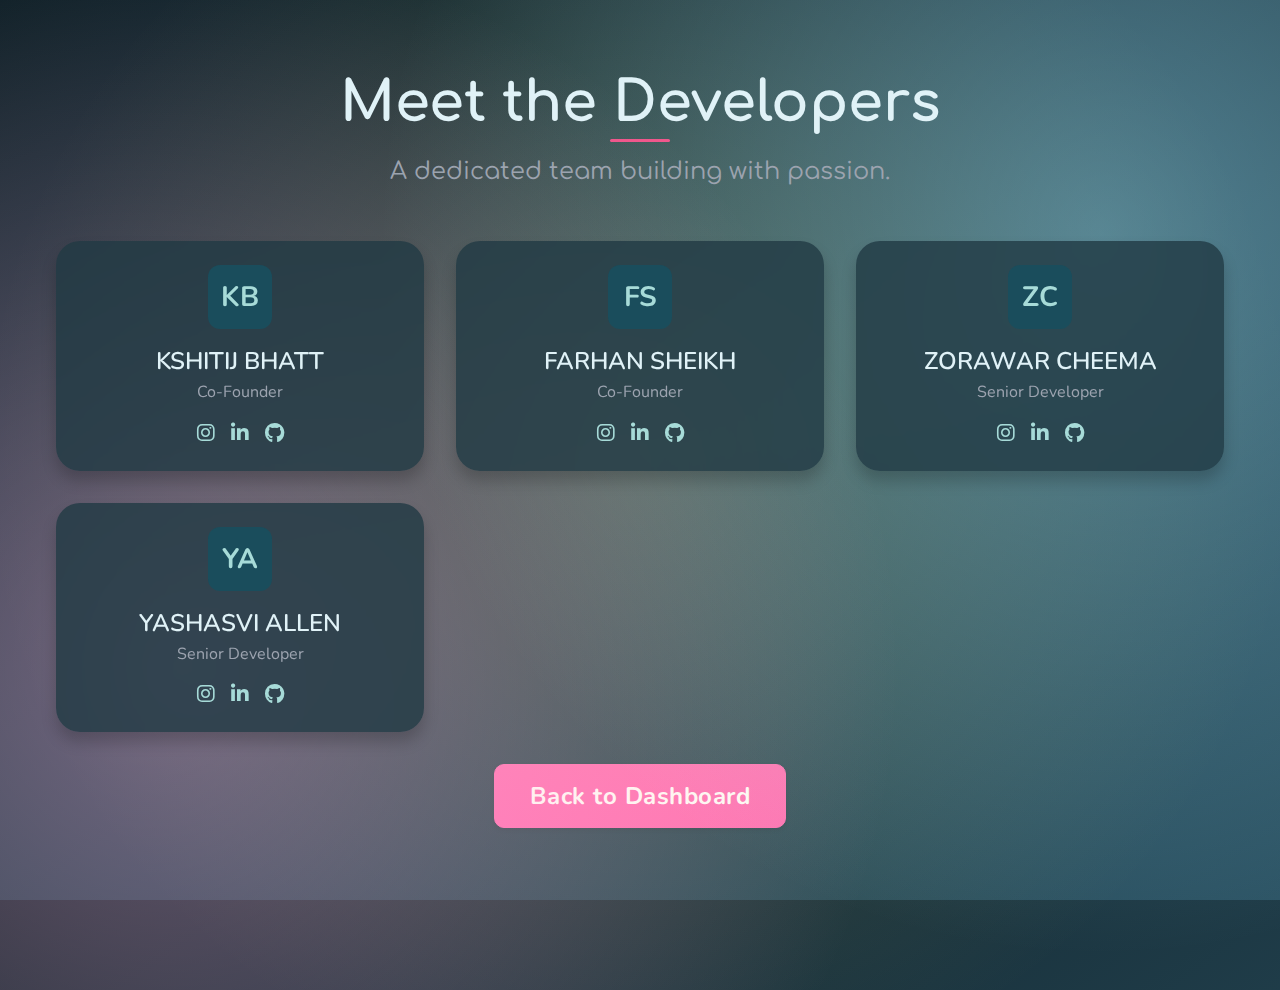
<file: Aboutus.html>
<!DOCTYPE html>
<html lang="en">
<head>
    <meta charset="UTF-8">
    <meta name="viewport" content="width=device-width, initial-scale=1.0">
    <title>StraitUp - About Us</title>
    <link rel="stylesheet" href="style.css">
    <!-- Font Awesome for social icons -->
    <link rel="stylesheet" href="https://cdnjs.cloudflare.com/ajax/libs/font-awesome/6.0.0-beta3/css/all.min.css">
    <link rel="icon" href="data:image/svg+xml,%3Csvg xmlns='http://www.w3.org/2000/svg' viewBox='0 0 24 24' fill='%2300BFFF'%3E%3Cpath d='M12 2a10 10 0 100 20 10 10 0 000-20zm-1 14H9v-2h2v2zm0-4H9V7h2v5zm6 4h-2v-6h2v6zm0-8h-2V7h2v2z'/%3E%3C/svg%3E" type="image/svg+xml">
</head>
<body class="about-us-body">
    <div class="team-section">
        <h1>Meet the Developers</h1>
        <p class="tagline">A dedicated team building with passion.</p>

        <div class="team-grid">
            <!-- Kshitij Bhatt -->
            <div class="team-card">
                <div class="initials-box">KB</div>
                <h2>KSHITIJ BHATT</h2>
                <p class="role">Co-Founder</p>
                <div class="social-icons-group">
                    <a href="#" class="social-icon"><i class="fab fa-instagram"></i></a>
                    <a href="#" class="social-icon"><i class="fab fa-linkedin-in"></i></a>
                    <a href="#" class="social-icon"><i class="fab fa-github"></i></a>
                </div>
            </div>

            <!-- Farhan Sheikh -->
            <div class="team-card">
                <div class="initials-box">FS</div>
                <h2>FARHAN SHEIKH</h2>
                <p class="role">Co-Founder</p>
                <div class="social-icons-group">
                    <a href="#" class="social-icon"><i class="fab fa-instagram"></i></a>
                    <a href="#" class="social-icon"><i class="fab fa-linkedin-in"></i></a>
                    <a href="#" class="social-icon"><i class="fab fa-github"></i></a>
                </div>
            </div>

            <!-- Zorawar Cheema -->
            <div class="team-card">
                <div class="initials-box">ZC</div>
                <h2>ZORAWAR CHEEMA</h2>
                <p class="role">Senior Developer</p>
                <div class="social-icons-group">
                    <a href="#" class="social-icon"><i class="fab fa-instagram"></i></a>
                    <a href="#" class="social-icon"><i class="fab fa-linkedin-in"></i></a>
                    <a href="#" class="social-icon"><i class="fab fa-github"></i></a>
                </div>
            </div>

            <!-- Yashasvi Allen -->
            <div class="team-card">
                <div class="initials-box">YA</div>
                <h2>YASHASVI ALLEN</h2>
                <p class="role">Senior Developer</p>
                <div class="social-icons-group">
                    <a href="#" class="social-icon"><i class="fab fa-instagram"></i></a>
                    <a href="#" class="social-icon"><i class="fab fa-linkedin-in"></i></a>
                    <a href="#" class="social-icon"><i class="fab fa-github"></i></a>
                </div>
            </div>
        </div>

        <div class="button-group">
            <a href="dashboard.html" class="btn btn-primary">Back to Dashboard</a>
        </div>
    </div>
</body>
</html>
</file>
<file: style.css>
@import url('https://fonts.googleapis.com/css2?family=Comfortaa:wght@400;700&family=Nunito:wght@400;600;700&display=swap');
@import url('https://fonts.googleapis.com/css2?family=Inter:wght@400;600;700&display=swap'); /* Added Inter for About Us */

/* --- CSS Variables: Color Palette & Global Settings --- */
:root {
    /* -- Light Mode Colors (default) -- */
    --bg-gradient-start: #A0E9FF; /* Light Blue */
    --bg-gradient-end: #FFB3E1; /* Bubblegum Pink */

    --text-primary-dark: #333333;
    --text-secondary-light: #FFFFFF;
    --text-muted: #666;

    --button-primary-bg: #FF69B4; /* Hot Pink */
    --button-primary-text: var(--text-secondary-light);

    --button-secondary-bg-transparent: rgba(255, 255, 255, 0.2);
    --button-secondary-text: var(--text-primary-dark);

    /* Form Element Colors (specific to register/login pages) */
    --form-bg-color: #FFFFFF; /* White background for forms/modals */
    --form-border-color: #ddd;
    --form-label-color: #555;
    --form-placeholder-color: #aaa;
    --input-bg-transparent: #FFFFFF; /* Default for light mode inputs */

    /* Dashboard Specific Colors (used for dashboard page elements) */
    --color-building-cream: #F7E5CF; /* Cream for dashboard cards/background if changed */
    --color-muted-orange: #F0BD8E; /* Muted orange for dashboard section titles */
    --color-accent-pink: #F0578C; /* Pink for dashboard highlights/underline */

    /* Focus and Glow Effects */
    --focus-glow-color: rgba(255, 105, 180, 0.5);
    --glow-color-soft: rgba(255, 105, 180, 0.2);
    --glow-color-strong: rgba(255, 105, 180, 0.6);
    --box-shadow-subtle: rgba(0,0,0,0.1);

    /* Global Transitions & Shapes */
    --transition-duration: 0.3s;
    --border-radius-soft: 10px;
    --border-radius-form-inputs: 6px;

    /* About Us Page Specific Colors */
    --about-us-bg-gradient-start: #0F2027; /* Dark green/teal gradient start */
    --about-us-bg-gradient-end: #2C5364; /* Dark green/teal gradient end */
    --about-us-card-bg: rgba(32, 58, 67, 0.8);
    --about-us-initials-bg: #1A4D5C;
    --about-us-initials-text: #A7DBD8;
    --about-us-social-icon: #A7DBD8;
    --about-us-text-light: #E0F2F7;
    --about-us-text-muted: #9CA3AF; /* gray-400 equivalent */

    /* Progress Bar Color */
    --progress-bar-bg: #e0e0e0;
    --progress-bar-fill: var(--button-primary-bg);
}

/* --- DARK MODE DEFINITIONS --- */
body.dark-mode {
    /* Backgrounds */
    --bg-gradient-start: #1A0D30;
    --bg-gradient-end: #0A0414;
    background: linear-gradient(135deg, var(--bg-gradient-start) 0%, var(--bg-gradient-end) 100%) !important;
    background-size: cover;

    /* Text */
    --text-primary-dark: #E0E0E0;
    --text-secondary-light: #333333;
    --text-muted: #A0A0A0;

    /* Buttons */
    --button-primary-bg: #FF69B4;
    --button-primary-text: #222;

    --button-secondary-bg-transparent: rgba(255, 255, 255, 0.08);
    --button-secondary-text: var(--text-primary-dark);

    /* Forms/Modals */
    --form-bg-color: #281A3F;
    --form-border-color: rgba(255,255,255,0.1);
    --form-label-color: #B0B0B0;
    --form-placeholder-color: #888;
    --input-bg-transparent: rgba(255, 255, 255, 0.05);

    /* Dashboard & Activity Page Specific Overrides */
    --color-building-cream: #3A2E4F; /* Darker cream/purple for dark mode cards */
    --color-muted-orange: #E0AE70;
    --color-accent-pink: #FF69B4;

    /* Glows/Shadows for dark mode */
    --box-shadow-subtle: rgba(0,0,0,0.4);
    --glow-color-soft: rgba(255, 105, 180, 0.3);
    --glow-color-strong: rgba(255, 105, 180, 0.7);
    --focus-glow-color: rgba(255, 105, 180, 0.7);

    /* About Us Page Specific Dark Mode Overrides */
    --about-us-card-bg: rgba(40, 26, 63, 0.8); /* Darker purple-ish for cards */
    --about-us-initials-bg: #281A3F;
    --about-us-initials-text: #E0E0E0;
    --about-us-social-icon: #E0E0E0;
    --about-us-text-light: #F0F0F0;
    --about-us-text-muted: #A0A0A0;

    /* Progress Bar Color */
    --progress-bar-bg: rgba(255,255,255,0.1);
    --progress-bar-fill: var(--button-primary-bg);
}

/* --- Base Styles --- */
* {
    margin: 0;
    padding: 0;
    box-sizing: border-box; /* Ensure consistent box model */
    font-family: 'Nunito', sans-serif;
}

html, body {
    height: 100%;
}

body {
    background: url('Untitled design.jpg') no-repeat center center fixed; /* Assuming this image exists */
    background-size: cover;
    color: var(--text-primary-dark);
    min-height: 100vh;
    display: flex;
    flex-direction: column;
    justify-content: center;
    align-items: center;
    overflow-x: hidden;
    position: relative;
    margin: 0;
    padding: 0;
    transition: background-color var(--transition-duration) ease, color var(--transition-duration) ease;
}

/* Adjustment for body background image in dark mode */
body.dark-mode {
    background-image: none !important;
    background-color: var(--bg-gradient-end) !important;
}

/* Optional: Subtle background pattern for depth (primarily for homepage, but present globally) */
body::before {
    content: '';
    position: absolute;
    width: 120vw;
    height: 120vh;
    background: radial-gradient(circle at 20% 70%, rgba(255,179,225,0.4) 0%, transparent 50%),
                        radial-gradient(circle at 80% 30%, rgba(160,233,255,0.4) 0%, transparent 50%),
                        radial-gradient(circle at 50% 50%, rgba(255,242,127,0.2) 0%, transparent 70%);
    top: -10%;
    left: -10%;
    animation: backgroundMove 25s infinite alternate ease-in-out;
    z-index: 0;
    pointer-events: none;
}
/* Adjust body::before for dark mode (if it's intended to stay) */
body.dark-mode::before {
    background: radial-gradient(circle at 20% 70%, rgba(138,43,226,0.3) 0%, transparent 50%),
                        radial-gradient(circle at 80% 30%, rgba(0,255,255,0.3) 0%, transparent 50%),
                        radial-gradient(circle at 50% 50%, rgba(255,215,0,0.1) 0%, transparent 70%);
}

@keyframes backgroundMove {
    0% { transform: translate(0, 0) rotate(0deg); }
    100% { transform: translate(-5%, -5%) rotate(3deg); }
}

/* --- General Button Styles --- */
.btn {
    padding: 0.8rem 1.2rem;
    border: none;
    border-radius: var(--border-radius-soft);
    cursor: pointer;
    font-weight: 600;
    text-decoration: none;
    white-space: nowrap;
    transition: all var(--transition-duration) ease-out;
    font-size: 1rem;
    box-shadow: 0 2px 5px var(--box-shadow-subtle);
}

.btn:hover {
    transform: translateY(-2px);
}

/* --- Primary Button Specific Styles --- */
.btn-primary {
    background: var(--button-primary-bg);
    color: var(--button-primary-text);
    font-size: 1.5rem;
    padding: 15px 35px;
    letter-spacing: 0.5px;
    border: 1px solid var(--button-primary-bg);
    font-weight: 700;
    transition: all var(--transition-duration) ease-out, box-shadow var(--transition-duration) ease-out;
}

.btn-primary:hover {
    background: #E04D80;
    transform: translateY(-4px);
    box-shadow: 0 8px 20px var(--glow-color-strong), 0 0 15px var(--glow-color-strong);
    border-color: #FFFFFF;
}

/* --- Secondary Button Specific Styles --- */
.btn-secondary {
    background-color: rgba(255, 255, 255, 0.2);
    color: var(--button-secondary-text);
    border: 1px solid rgba(0, 0, 0, 0.1); /* Light mode border */
    transition: all var(--transition-duration) ease-out, box-shadow var(--transition-duration) ease-out;
}
body.dark-mode .btn-secondary {
    border: 1px solid var(--form-border-color); /* Dark mode border for secondary buttons */
    background-color: var(--button-secondary-bg-transparent); /* Use variable for dark mode secondary button bg */
}
body.dark-mode .btn-secondary:hover {
    background-color: rgba(255, 255, 255, 0.15); /* Slightly brighter transparent */
    border-color: rgba(255,255,255,0.3);
}

.btn-secondary:hover {
    background-color: rgba(255, 255, 255, 0.4);
    border-color: rgba(0, 0, 0, 0.2);
    transform: translateY(-1px) scale(1.01);
    box-shadow: 0 4px 10px rgba(0,0,0,0.15), 0 0 8px var(--glow-color-soft);
}

/* --- Small button specific styles --- */
.btn-small {
    font-size: 0.9rem;
    padding: 0.6rem 1.2rem;
    margin-top: 0.5rem;
    border-radius: var(--border-radius-form-inputs);
}

/* === HOMEPAGE SPECIFIC STYLES (index.html) === */
.hero {
    flex-grow: 1;
    display: flex;
    justify-content: center;
    align-items: center;
    text-align: center;
    width: 100%;
    padding: 2rem 5%;
    position: relative;
    z-index: 5;
    flex-direction: column;
    margin: auto;
}

.main-content {
    display: flex;
    flex-direction: column;
    align-items: center;
    gap: 30px;
    opacity: 0;
    transform: translateY(20px);
    transition: all var(--transition-duration) ease-out;
}

.main-content.fade-in {
    opacity: 1;
    transform: translateY(0);
    transition: opacity 1s ease-out, transform 1s ease-out;
}

.hero-illustration {
    max-width: 350px;
    width: 80%;
    height: auto;
    margin-bottom: 30px;
    border-radius: var(--border-radius-soft);
    box-shadow: 0 5px 15px var(--box-shadow-subtle);
    transition: all var(--transition-duration) ease-out;
}
/* Adjust illustration for dark mode - often requires specific image or complex filter */
body.dark-mode .hero-illustration {
    filter: brightness(0.8) contrast(1.2) sepia(0.2) hue-rotate(20deg);
}

.hero-illustration:hover {
    transform: translateY(-5px) scale(1.02);
    box-shadow: 0 10px 25px rgba(0,0,0,0.25), 0 0 15px var(--glow-color-soft);
}

/* Style for individual letters in the main logo text */
.main-logo-text span {
    display: inline-block;
    opacity: 0; /* Start invisible */
    transform: translateY(20px); /* Start slightly below */
    transition: none; /* Crucial: no default transition on initial state */
}

/* Keyframes for initial letter animation */
@keyframes letter-slide-up-fade-in {
    0% {
        opacity: 0;
        transform: translateY(20px);
    }
    100% {
        opacity: 1;
        transform: translateY(0);
    }
}

/* Class applied by JavaScript to trigger initial letter animation */
.main-logo-text.animate-letters span {
    animation: letter-slide-up-fade-in 0.6s ease-out forwards;
}

/* Keyframes for 'G' and 'H' flying away */
@keyframes fly-away-gh {
    0% {
        opacity: 1;
        transform: translateY(0px) translateX(0px) rotate(0deg);
    }
    50% {
        opacity: 0.8;
        transform: translateY(-50px) translateX(20px) rotate(15deg);
    }
    100% {
        opacity: 0;
        transform: translateY(-200vh) translateX(50vw) rotate(90deg);
        pointer-events: none; /* Disable interaction after flying away */
    }
}

/* Keyframes for letters shifting left (the "club in" effect for 'tUp') */
@keyframes letter-shift-left {
    0% { transform: translateX(0) rotateY(0deg); } /* Start at current position */
    50% { transform: translateX(calc(-1 * 1ch)) rotateY(30deg); opacity: 0.8; } /* Halfway shift with rotation */
    100% { transform: translateX(calc(-2 * 1ch)) rotateY(0deg); } /* Final shift left by width of two characters */
}

/* Classes applied by JavaScript to trigger advanced animations */
.main-logo-text .fly-away-letter.fly-away-active {
    animation: fly-away-gh 2s ease-in-out forwards !important; /* !important ensures it overrides */
    z-index: 10;
}

.main-logo-text .shift-left-letter.shift-left-active {
    animation: letter-shift-left 0.6s cubic-bezier(0.68, -0.55, 0.265, 1.55) forwards;
    z-index: 9;
}

.main-logo-text {
    font-family: 'Comfortaa', cursive;
    font-size: clamp(60px, 10vw, 120px);
    font-weight: 700;
    color: var(--text-primary-dark);
    letter-spacing: 2px;
    text-shadow: 2px 2px 0px rgba(255, 255, 255, 0.7), 4px 4px 0px rgba(0,0,0,0.1);
    white-space: nowrap;
    line-height: 1.1;
}
/* Adjust logo text shadow for dark mode */
body.dark-mode .main-logo-text {
    text-shadow: 2px 2px 0px rgba(0, 0, 0, 0.7), 4px 4px 0px rgba(255, 255, 255, 0.2);
}

/* === REGISTER & LOGIN PAGES SPECIFIC STYLES === */
/* These styles are intended for pages like register.html and login.html */

/* Form Container Box */
.form-container {
    background: var(--form-bg-color);
    padding: 2rem;
    border-radius: var(--border-radius-soft);
    box-shadow: 0 4px 12px var(--box-shadow-subtle);
    width: 100%;
    max-width: 400px;
    box-sizing: border-box;
    z-index: 10;
    position: relative;
    transition: all var(--transition-duration) ease-out;
    margin: auto;
}

.form-container:hover {
    transform: translateY(-5px);
    box-shadow: 0 8px 20px rgba(0,0,0,0.15), 0 0 15px var(--glow-color-soft);
}
/* Adjust form container for dark mode */
body.dark-mode .form-container {
    box-shadow: 0 4px 12px var(--box-shadow-subtle);
    border: 1px solid var(--form-border-color);
}
body.dark-mode .form-container:hover {
    box-shadow: 0 8px 20px rgba(0,0,0,0.25), 0 0 15px var(--glow-color-soft);
}

.form-container h1 {
    text-align: center;
    margin-bottom: 1.5rem;
    color: var(--text-primary-dark);
}

.form-container label {
    display: block;
    margin-bottom: 0.5rem;
    font-weight: 600;
    color: var(--form-label-color);
}

.form-container input[type="text"],
.form-container input[type="email"],
.form-container input[type="password"],
.form-container input[type="file"],
.form-container input[type="number"], /* Added for age */
.form-container input[type="date"],    /* Added for DOB */
.form-container select,                /* Added for feedback type */
.form-container textarea               /* Added for hobbies/comments */
{
    width: 100%;
    padding: 0.8rem;
    margin-bottom: 1.2rem;
    border: 1px solid var(--form-border-color);
    border-radius: var(--border-radius-form-inputs);
    box-sizing: border-box;
    font-size: 1rem;
    cursor: text;
    color: var(--text-primary-dark);
    background-color: var(--input-bg-transparent);
    transition: border-color var(--transition-duration), box-shadow var(--transition-duration);
}

.form-container input::placeholder,
.form-container textarea::placeholder {
    color: var(--form-placeholder-color);
    opacity: 1;
}

/* Input focus glow */
.form-container input[type="text"]:focus,
.form-container input[type="email"]:focus,
.form-container input[type="password"]:focus,
.form-container input[type="file"]:focus,
.form-container input[type="number"]:focus,
.form-container input[type="date"]:focus,
.form-container select:focus,
.form-container textarea:focus {
    outline: none;
    border-color: var(--button-primary-bg);
    box-shadow: 0 0 0 3px var(--focus-glow-color);
}

.form-container input[type="file"] {
    padding-top: 0.5rem;
    padding-bottom: 0.5rem;
}

/* Form Footer Links (e.g., Register here, Forgot password?) */
.form-footer {
    text-align: center;
    margin-top: 1rem;
    font-size: 0.9rem;
    color: var(--text-muted);
}

.form-footer a {
    color: var(--button-primary-bg);
    text-decoration: none;
    font-weight: 600;
    transition: color 0.3s ease;
}

.form-footer a:hover {
    color: #E04D80;
    text-decoration: underline;
}

/* Style for disabled inputs (for complete register page) */
.form-container input[disabled] {
    background-color: #f0f0f0; /* Lighter background for disabled */
    color: #888;
    cursor: not-allowed;
    border-color: #e0e0e0;
}
body.dark-mode .form-container input[disabled] {
    background-color: rgba(255,255,255,0.03);
    color: #A0A0A0;
    border-color: rgba(255,255,255,0.05);
}

/* Specific styles for textarea */
.form-container textarea {
    resize: vertical; /* Allow vertical resizing */
    min-height: 100px; /* Minimum height for textarea */
}

/* --- GLOBAL MODAL STYLES --- */
.modal {
    display: none;
    position: fixed;
    z-index: 1000;
    left: 0;
    top: 0;
    width: 100%;
    height: 100%;
    overflow: auto;
    background-color: rgba(0,0,0,0.4);
    justify-content: center;
    align-items: center;
    opacity: 0;
    pointer-events: none;
    transition: opacity var(--transition-duration) ease-in-out;
}
/* Adjust modal overlay for dark mode */
body.dark-mode .modal {
    background-color: rgba(0,0,0,0.8);
}

.modal.show {
    opacity: 1;
    pointer-events: auto;
    display: flex; /* Ensure modal content is centered */
}

.modal-content {
    background: var(--form-bg-color);
    padding: 2rem;
    border-radius: var(--border-radius-soft);
    width: 90%;
    max-width: 450px;
    text-align: center;
    position: relative;
    box-shadow: 0 8px 20px rgba(0,0,0,0.2);
    transform: translateY(20px) scale(0.95);
    transition: all var(--transition-duration) cubic-bezier(0.175, 0.885, 0.32, 1.275);
    border: 1px solid rgba(0, 0, 0, 0.1);
}
/* Adjust modal content for dark mode */
body.dark-mode .modal-content {
    background: var(--form-bg-color);
    box-shadow: 0 8px 20px rgba(0,0,0,0.3);
    border: 1px solid var(--form-border-color);
}

.modal.show .modal-content {
    transform: translateY(0) scale(1);
    opacity: 1;
}

.modal-content:hover {
    transform: translateY(-5px) scale(1.01);
    box-shadow: 0 12px 25px rgba(0,0,0,0.25), 0 0 15px var(--glow-color-soft);
}
/* Adjust modal content hover for dark mode */
body.dark-mode .modal-content:hover {
    box-shadow: 0 12px 25px rgba(0,0,0,0.4), 0 0 15px var(--glow-color-soft);
}

.close-button {
    color: var(--text-primary-dark);
    position: absolute;
    top: 15px;
    right: 25px;
    font-size: 1.8rem;
    font-weight: 600;
    cursor: pointer;
    transition: color 0.2s ease, transform 0.2s ease-out;
}

.close-button:hover,
.close-button:focus {
    color: var(--button-primary-bg);
    transform: rotate(90deg) scale(1.05);
}

.modal-content h2 {
    margin-bottom: 1rem;
    font-size: 2rem;
    color: var(--button-primary-bg);
    font-weight: 700;
}

.modal-content p {
    margin-bottom: 1.5rem;
    font-size: 1.1rem;
    line-height: 1.4;
    color: var(--text-muted);
}

.modal-ok-btn {
    font-size: 1.2rem;
    padding: 12px 25px;
}

/* --- Sidebar Specific Styles --- */
.sidebar-toggle-button {
    position: fixed;
    top: 20px;
    left: 20px;
    z-index: 999;
    background-color: rgba(255, 255, 255, 0.6);
    border-radius: 50%;
    width: 45px;
    height: 45px;
    display: flex;
    justify-content: center;
    align-items: center;
    font-size: 1.5rem;
    padding: 0;
    box-shadow: 0 2px 5px var(--box-shadow-subtle);
    border: 1px solid rgba(0,0,0,0.1);
    color: var(--text-primary-dark);
    cursor: pointer;
    transition: all var(--transition-duration) ease-out;
}

.sidebar-toggle-button:hover {
    transform: translateY(-2px) scale(1.05);
    box-shadow: 0 4px 10px rgba(0,0,0,0.15), 0 0 8px var(--glow-color-soft);
}

body.dark-mode .sidebar-toggle-button {
    background-color: rgba(0, 0, 0, 0.4);
    color: var(--text-primary-dark);
    border-color: rgba(255,255,255,0.1);
}
body.dark-mode .sidebar-toggle-button:hover {
    background-color: rgba(0, 0, 0, 0.6);
    box-shadow: 0 4px 10px rgba(0,0,0,0.3), 0 0 8px var(--glow-color-soft);
}

.sidebar-overlay { /* New overlay for when sidebar is open */
    position: fixed;
    top: 0;
    left: 0;
    width: 100%;
    height: 100%;
    background-color: rgba(0, 0, 0, 0.5);
    z-index: 1000;
    display: none; /* Hidden by default */
}
body.sidebar-open .sidebar-overlay {
    display: block; /* Shown when sidebar is open */
}

.sidebar {
    position: fixed;
    top: 0;
    left: -280px; /* Hidden by default */
    width: 280px;
    height: 100%;
    background: var(--form-bg-color); /* Matches form background */
    box-shadow: 2px 0 10px rgba(0,0,0,0.2);
    z-index: 1001; /* Above main content, below modal */
    transition: left var(--transition-duration) ease-in-out;
    display: flex;
    flex-direction: column;
    padding: 1.5rem 1rem;
    overflow-y: auto; /* Enable scrolling for long content */
    border-right: 1px solid var(--form-border-color);
}

.sidebar.open {
    left: 0;
}

body.dark-mode .sidebar {
    background: var(--form-bg-color);
    box-shadow: 2px 0 10px rgba(0,0,0,0.4);
    border-color: var(--form-border-color);
}

.main-content-wrapper {
    transition: margin-left var(--transition-duration) ease-in-out;
    width: 100%;
    flex-grow: 1;
    display: flex;
    flex-direction: column; /* Ensure content stacks properly */
    align-items: center;
    padding: 20px; /* Existing padding */
    min-height: 100vh; /* Ensure it takes full height */
}

body.sidebar-open .main-content-wrapper {
    margin-left: 280px; /* Shift content when sidebar is open */
}

/* Close sidebar button */
.close-sidebar-button {
    background: none;
    border: none;
    font-size: 2rem;
    color: var(--text-primary-dark);
    cursor: pointer;
    position: absolute;
    top: 10px;
    right: 15px;
    transition: color 0.2s ease, transform 0.2s ease-out;
}

.close-sidebar-button:hover {
    color: var(--button-primary-bg);
    transform: rotate(90deg) scale(1.1);
}

/* Profile Completion Card in Sidebar */
.profile-completion-card {
    background: var(--color-building-cream); /* Light background for the card */
    border-radius: var(--border-radius-soft);
    padding: 1rem;
    margin-bottom: 1.5rem;
    box-shadow: 0 2px 8px rgba(0,0,0,0.1);
    text-align: center;
    transition: all var(--transition-duration) ease-out;
    border: 1px solid rgba(0,0,0,0.05);
}

body.dark-mode .profile-completion-card {
    background: var(--color-building-cream);
    border: 1px solid rgba(255,255,255,0.08);
}

.profile-completion-card:hover {
    transform: translateY(-3px);
    box-shadow: 0 5px 15px rgba(0,0,0,0.15), 0 0 10px var(--glow-color-soft);
}

.profile-completion-card .profile-link {
    text-decoration: none;
    color: inherit;
    display: block; /* Make the whole card clickable */
}

.profile-image-container {
    width: 80px;
    height: 80px;
    border-radius: 50%;
    overflow: hidden;
    margin: 0 auto 0.8rem;
    border: 3px solid var(--button-primary-bg); /* Accent border */
    box-shadow: 0 0 0 2px rgba(255,105,180,0.3);
    transition: transform 0.2s ease-in-out;
}

.profile-completion-card:hover .profile-image-container {
    transform: scale(1.05);
}

.profile-image {
    width: 100%;
    height: 100%;
    object-fit: cover;
    display: block;
}

.profile-info .profile-name {
    font-weight: 700;
    color: var(--text-primary-dark);
    margin-bottom: 0.3rem;
    font-size: 1.1rem;
}

.profile-info .completion-status {
    font-size: 0.9rem;
    color: var(--text-muted);
    margin-bottom: 0.5rem;
}

.progress-bar-container {
    background-color: var(--progress-bar-bg);
    border-radius: 5px;
    height: 8px;
    width: 80%;
    margin: 0 auto;
    overflow: hidden;
}

.progress-bar {
    height: 100%;
    background-color: var(--progress-bar-fill); /* Hot Pink */
    border-radius: 5px;
    transition: width 0.5s ease-in-out;
}

/* Sidebar Navigation */
.sidebar-nav ul {
    list-style: none;
    padding: 0;
    margin: 0;
}

.sidebar-nav-item {
    display: flex;
    align-items: center;
    padding: 0.8rem 1rem;
    color: var(--text-primary-dark);
    text-decoration: none;
    font-size: 1.1rem;
    border-radius: var(--border-radius-form-inputs);
    transition: background-color 0.2s ease, color 0.2s ease;
    margin-bottom: 0.5rem;
}

.sidebar-nav-item i {
    margin-right: 0.8rem;
    font-size: 1.2rem;
    color: var(--color-muted-orange); /* Icon color */
}

.sidebar-nav-item:hover {
    background-color: rgba(255, 105, 180, 0.1); /* Light pink hover */
    color: var(--button-primary-bg);
}
body.dark-mode .sidebar-nav-item:hover {
    background-color: rgba(255, 105, 180, 0.15);
    color: var(--button-primary-bg);
}

/* Sidebar Footer (for logout button and new "Meet the Developers") */
.sidebar-footer {
    margin-top: auto; /* Pushes to the bottom */
    padding-top: 1.5rem;
    border-top: 1px solid rgba(0,0,0,0.08);
    text-align: center;
    display: flex; /* Added for button layout */
    flex-direction: column; /* Stack buttons */
    gap: 10px; /* Space between buttons */
}
body.dark-mode .sidebar-footer {
    border-color: rgba(255,255,255,0.08);
}

.sidebar-footer .btn { /* General styling for buttons in sidebar footer */
    width: 80%; /* Make buttons wider */
    margin: 0 auto; /* Center buttons */
    font-size: 1rem;
    padding: 0.8rem 1.5rem;
}

/* Specific styling for the 'Meet the Developers' button in the sidebar */
.sidebar-footer .meet-developers-sidebar {
    background-color: var(--button-secondary-bg-transparent); /* Use secondary button style */
    color: var(--button-secondary-text);
    border: 1px solid rgba(0, 0, 0, 0.1); /* Light mode border */
}

body.dark-mode .sidebar-footer .meet-developers-sidebar {
    border: 1px solid var(--form-border-color);
    background-color: var(--button-secondary-bg-transparent);
}

.sidebar-footer .meet-developers-sidebar:hover {
    background-color: rgba(255, 255, 255, 0.4);
    border-color: rgba(0, 0, 0, 0.2);
    transform: translateY(-1px) scale(1.01);
    box-shadow: 0 4px 10px rgba(0,0,0,0.15), 0 0 8px var(--glow-color-soft);
}
body.dark-mode .sidebar-footer .meet-developers-sidebar:hover {
    background-color: rgba(255, 255, 255, 0.15); /* Slightly brighter transparent */
    border-color: rgba(255,255,255,0.3);
}


/* === DASHBOARD SPECIFIC STYLES === */
/* Ensure body's flex properties still center content for dashboard */
body:has(.dashboard-container) {
    justify-content: flex-start;
    padding: 20px;
}

.dashboard-container {
    background: var(--form-bg-color);
    border-radius: var(--border-radius-soft);
    box-shadow: 0 8px 25px rgba(0,0,0,0.15);
    padding: 2.5rem;
    width: 100%;
    max-width: 960px;
    box-sizing: border-box;
    margin: auto;
    margin-top: 20px;
    margin-bottom: 20px;
    position: relative;
    z-index: 5;
}

.dashboard-container:hover {
    transform: translateY(-5px);
    box-shadow: 0 12px 30px rgba(0,0,0,0.2), 0 0 20px var(--glow-color-soft);
}
body.dark-mode .dashboard-container:hover {
    box-shadow: 0 12px 30px rgba(0,0,0,0.3), 0 0 20px var(--glow-color-soft);
}

.dashboard-header {
    text-align: center;
    margin-bottom: 2.5rem;
    padding-bottom: 1.5rem;
    border-bottom: 1px solid rgba(0,0,0,0.08);
}

.dashboard-title {
    font-family: 'Comfortaa', cursive;
    font-size: clamp(1.8rem, 4vw, 2.8rem);
    color: var(--text-primary-dark);
    margin-bottom: 0.5rem;
}

.dashboard-title span {
    color: var(--button-primary-bg);
}

.dashboard-tagline {
    font-size: 1.1rem;
    color: var(--text-muted);
    transition: opacity 0.5s ease-in-out; /* For tagline cycling fade effect */
}

.about-straightup {
    margin-bottom: 2.5rem;
    text-align: center;
}

.about-straightup h2, .activity-categories h2, .faq-page-container h1, .team-section h1, .team-section p.tagline, .sports-activities-section h2, .incampus-restaurants h2, .other-food-spots h2 {
    font-family: 'Comfortaa', cursive;
    font-size: clamp(1.5rem, 3vw, 2.2rem);
    color: var(--color-muted-orange);
    text-align: center; /* Ensure section titles are centered */
    margin-bottom: 1.5rem;
    position: relative;
    padding-bottom: 0.5rem;
    margin-top: 2.5rem;
}
body.dark-mode .about-straightup h2, body.dark-mode .activity-categories h2, body.dark-mode .faq-page-container h1, body.dark-mode .team-section h1, body.dark-mode .team-section p.tagline, body.dark-mode .sports-activities-section h2, body.dark-mode .incampus-restaurants h2, body.dark-mode .other-food-spots h2 {
    color: var(--color-muted-orange);
}

.about-straightup h2::after, .activity-categories h2::after, .team-section h1::after, .sports-activities-section h2::after, .incampus-restaurants h2::after, .other-food-spots h2::after {
    content: '';
    position: absolute;
    left: 50%;
    transform: translateX(-50%);
    bottom: 0;
    width: 60px;
    height: 3px;
    background-color: var(--color-accent-pink);
    border-radius: 5px;
}

.about-straightup p {
    font-size: 1rem;
    line-height: 1.6;
    color: var(--text-muted);
    max-width: 700px;
    margin: 0 auto;
}

.activity-categories {
    margin-bottom: 3rem;
}

.category-grid {
    display: grid;
    grid-template-columns: repeat(auto-fit, minmax(200px, 1fr));
    gap: 25px;
    justify-content: center;
}

.category-card {
    background: var(--color-building-cream);
    padding: 1.5rem;
    border-radius: var(--border-radius-soft);
    box-shadow: 0 4px 12px rgba(0,0,0,0.1);
    text-align: center;
    cursor: pointer;
    transition: all var(--transition-duration) ease-out;
    border: 1px solid rgba(0,0,0,0.05);
    text-decoration: none;
    color: var(--text-primary-dark);
}
/* Adjust category card for dark mode */
body.dark-mode .category-card {
    background: var(--color-building-cream);
    border: 1px solid rgba(255,255,255,0.08);
}

.category-card:hover {
    transform: translateY(-5px) scale(1.02);
    box-shadow: 0 8px 20px rgba(0,0,0,0.18), 0 0 15px var(--glow-color-soft);
    background: #FDF4E7;
}
/* Adjust category card hover for dark mode */
body.dark-mode .category-card:hover {
    background: var(--color-building-cream);
    box-shadow: 0 8px 20px rgba(0,0,0,0.25), 0 0 15px var(--glow-color-soft);
}

.category-icon {
    font-size: 3rem;
    margin-bottom: 0.8rem;
    display: block;
}

.category-card h3 {
    font-family: 'Comfortaa', cursive;
    font-size: 1.3rem;
    color: var(--text-primary-dark);
    margin-bottom: 0.5rem;
}

.category-card p {
    font-size: 0.9rem;
    line-height: 1.4;
    color: var(--text-muted);
}

.dashboard-footer {
    text-align: center;
    margin-top: 2rem;
    padding-top: 1.5rem;
    border-top: 1px solid rgba(0,0,0,0.08);
    color: var(--text-muted);
    font-size: 0.85rem;
    display: flex; /* For feedback and logout buttons */
    flex-wrap: wrap; /* Allow wrapping on small screens */
    justify-content: center;
    gap: 15px; /* Space between items in footer */
}
body.dark-mode .dashboard-footer {
    border-color: rgba(255,255,255,0.08);
}

/* Ensure all buttons in footer maintain size and correct style */
.dashboard-footer .btn {
    font-size: 1rem;
    padding: 0.8rem 1.5rem;
    width: auto; /* Override larger size */
    margin: 0; /* Override margin */
}

/* === SPORTS ACTIVITIES PAGE SPECIFIC STYLES === */
body:has(.sports-container) {
    justify-content: flex-start;
    padding: 20px;
}

.sports-container {
    background: var(--form-bg-color);
    border-radius: var(--border-radius-soft);
    box-shadow: 0 8px 25px rgba(0,0,0,0.15);
    padding: 2.5rem;
    width: 100%;
    max-width: 960px;
    box-sizing: border-box;
    margin: auto;
    margin-top: 20px;
    margin-bottom: 20px;
    position: relative;
    z-index: 5;
}
.sports-container:hover {
    transform: translateY(-5px);
    box-shadow: 0 12px 30px rgba(0,0,0,0.2), 0 0 20px var(--glow-color-soft);
}
body.dark-mode .sports-container:hover {
    box-shadow: 0 12px 30px rgba(0,0,0,0.3), 0 0 20px var(--glow-color-soft);
}

.sports-header {
    text-align: center;
    margin-bottom: 2.5rem;
    padding-bottom: 1.5rem;
    border-bottom: 1px solid rgba(0,0,0,0.08);
}

.sports-title {
    font-family: 'Comfortaa', cursive;
    font-size: clamp(1.8rem, 4vw, 2.8rem);
    color: var(--text-primary-dark);
    margin-bottom: 0.5rem;
}

.sports-tagline {
    font-size: 1.1rem;
    color: var(--text-muted);
}

.sports-activities-section {
    margin-bottom: 3rem;
}

.sports-grid {
    display: grid;
    grid-template-columns: repeat(auto-fit, minmax(250px, 1fr));
    gap: 30px;
    justify-content: center;
}

.sport-activity-card {
    background: var(--color-building-cream);
    padding: 1.8rem;
    border-radius: var(--border-radius-soft);
    box-shadow: 0 4px 12px rgba(0,0,0,0.1);
    text-align: center;
    transition: all var(--transition-duration) ease-out;
    border: 1px solid rgba(0,0,0,0.05);
    display: flex;
    flex-direction: column;
    align-items: center;
}
body.dark-mode .sport-activity-card {
    background: var(--color-building-cream);
    border: 1px solid rgba(255,255,255,0.08);
}

.sport-activity-card:hover {
    transform: translateY(-5px) scale(1.02);
    box-shadow: 0 8px 20px rgba(0,0,0,0.18), 0 0 15px var(--glow-color-soft);
    background: #FDF4E7;
}
body.dark-mode .sport-activity-card:hover {
    background: var(--color-building-cream);
    box-shadow: 0 8px 20px rgba(0,0,0,0.25), 0 0 15px var(--glow-color-soft);
}

.sport-icon {
    font-size: 3.5rem;
    margin-bottom: 1rem;
    display: block;
}

.sport-activity-card h3 {
    font-family: 'Comfortaa', cursive;
    font-size: 1.6rem;
    color: var(--text-primary-dark);
    margin-bottom: 1.5rem;
}

.sport-form {
    width: 100%;
    text-align: left;
}

.sport-form label {
    display: block;
    margin-bottom: 0.4rem;
    font-weight: 600;
    color: var(--form-label-color);
    font-size: 0.95rem;
}

.sport-form input[type="time"] {
    width: 100%;
    padding: 0.6rem;
    margin-bottom: 1rem;
    border: 1px solid var(--form-border-color);
    border-radius: var(--border-radius-form-inputs);
    box-sizing: border-box;
    font-size: 0.9rem;
    color: var(--text-primary-dark);
    background-color: var(--input-bg-transparent);
    transition: border-color var(--transition-duration), box-shadow var(--transition-duration);
}

.sport-form input[type="time"]:focus {
    outline: none;
    border-color: var(--button-primary-bg);
    box-shadow: 0 0 0 3px var(--focus-glow-color);
}

.sports-footer {
    text-align: center;
    margin-top: 2rem;
    padding-top: 1.5rem;
    border-top: 1px solid rgba(0,0,0,0.08);
    color: var(--text-muted);
    font-size: 0.85rem;
}

.sports-footer .btn-secondary {
    margin-top: 1rem;
    max-width: 200px;
    display: inline-block;
    width: auto;
    font-size: 0.9rem;
    padding: 0.6rem 1.2rem;
}

/* === FOOD ACTIVITIES PAGE SPECIFIC STYLES === */
body:has(.food-container) {
    justify-content: flex-start;
    padding: 20px;
}

.food-container {
    background: var(--form-bg-color);
    border-radius: var(--border-radius-soft);
    box-shadow: 0 8px 25px rgba(0,0,0,0.15);
    padding: 2.5rem;
    width: 100%;
    max-width: 960px;
    box-sizing: border-box;
    margin: auto;
    margin-top: 20px;
    margin-bottom: 20px;
    position: relative;
    z-index: 5;
}
.food-container:hover {
    transform: translateY(-5px);
    box-shadow: 0 12px 30px rgba(0,0,0,0.2), 0 0 20px var(--glow-color-soft);
}
body.dark-mode .food-container:hover {
    box-shadow: 0 12px 30px rgba(0,0,0,0.3), 0 0 20px var(--glow-color-soft);
}

.food-header {
    text-align: center;
    margin-bottom: 2.5rem;
    padding-bottom: 1.5rem;
    border-bottom: 1px solid rgba(0,0,0,0.08);
}

.food-title {
    font-family: 'Comfortaa', cursive;
    font-size: clamp(1.8rem, 4vw, 2.8rem);
    color: var(--text-primary-dark);
    margin-bottom: 0.5rem;
}

.food-tagline {
    font-size: 1.1rem;
    color: var(--text-muted);
}

/* Section headings */
.place-grid {
    display: grid;
    grid-template-columns: repeat(auto-fit, minmax(220px, 1fr));
    gap: 20px;
    justify-content: center;
    margin-bottom: 3rem;
}

.food-place-card {
    background: var(--color-building-cream);
    padding: 1.5rem;
    border-radius: var(--border-radius-soft);
    box-shadow: 0 4px 12px rgba(0,0,0,0.1);
    text-align: center;
    cursor: pointer;
    transition: all var(--transition-duration) ease-out;
    border: 1px solid rgba(0,0,0,0.05);
    text-decoration: none;
    color: var(--text-primary-dark);
    display: flex;
    flex-direction: column;
    justify-content: space-between;
    align-items: center;
    min-height: 180px;
}
.food-place-card:hover {
    transform: translateY(-5px) scale(1.02);
    box-shadow: 0 8px 20px rgba(0,0,0,0.18), 0 0 15px var(--glow-color-soft);
    background: #FDF4E7;
}
body.dark-mode .food-place-card {
    background: var(--color-building-cream);
    border: 1px solid rgba(255,255,255,0.08);
}
body.dark-mode .food-place-card:hover {
    background: var(--color-building-cream);
    box-shadow: 0 8px 20px rgba(0,0,0,0.25), 0 0 15px var(--glow-color-soft);
}

.food-place-card .place-icon {
    font-size: 3rem;
    margin-bottom: 0.8rem;
    display: block;
}

.food-place-card h3 {
    font-family: 'Comfortaa', cursive;
    font-size: 1.3rem;
    color: var(--text-primary-dark);
    margin-bottom: 0.5rem;
}

.food-place-card p {
    font-size: 0.9rem;
    color: var(--text-muted);
    line-height: 1.4;
    flex-grow: 1;
}

.food-footer {
    text-align: center;
    margin-top: 2rem;
    padding-top: 1.5rem;
    border-top: 1px solid rgba(0,0,0,0.08);
    color: var(--text-muted);
    font-size: 0.85rem;
}

.food-footer .btn-secondary {
    margin-top: 1rem;
    max-width: 200px;
    display: inline-block;
    width: auto;
    font-size: 0.9rem;
    padding: 0.6rem 1.2rem;
}

/* === ABOUT US PAGE SPECIFIC STYLES === */
.about-us-body {
    background: linear-gradient(to bottom right, var(--about-us-bg-gradient-start), var(--about-us-bg-gradient-end));
    min-height: 100vh;
    display: flex;
    flex-direction: column;
    align-items: center;
    justify-content: center;
    color: var(--about-us-text-light);
    font-family: 'Inter', sans-serif;
}

.team-section {
    width: 100%;
    max-width: 1200px;
    padding: 3rem 1rem;
    text-align: center;
    margin: auto;
}

.team-section h1 {
    font-size: clamp(2.5rem, 5vw, 3.5rem);
    font-weight: 700;
    margin-bottom: 1rem;
    color: var(--about-us-text-light);
    margin-top: 0;
    padding-bottom: 0.5rem;
}

.team-section p.tagline {
    font-size: clamp(1.1rem, 2.5vw, 1.5rem);
    color: var(--about-us-text-muted);
    margin-bottom: 3rem;
    margin-top: 0;
}

.team-grid {
    display: grid;
    grid-template-columns: repeat(auto-fit, minmax(280px, 1fr));
    gap: 2rem;
    justify-content: center;
}

.team-card {
    background-color: var(--about-us-card-bg);
    backdrop-filter: blur(5px);
    border-radius: 1.5rem;
    padding: 1.5rem;
    box-shadow: 0 10px 15px rgba(0, 0, 0, 0.2);
    transition: transform 0.2s ease-in-out, box-shadow 0.2s ease-in-out;
    display: flex;
    flex-direction: column;
    align-items: center;
    text-align: center;
}

.team-card:hover {
    transform: translateY(-8px);
    box-shadow: 0 15px 25px rgba(0, 0, 0, 0.3);
}

.initials-box {
    background-color: var(--about-us-initials-bg);
    color: var(--about-us-initials-text);
    width: 4rem;
    height: 4rem;
    display: flex;
    align-items: center;
    justify-content: center;
    border-radius: 0.75rem;
    font-size: 1.75rem;
    font-weight: bold;
    margin-bottom: 1rem;
}

.team-card h2 {
    font-size: 1.5rem;
    font-weight: 600;
    margin-bottom: 0.25rem;
    color: var(--about-us-text-light);
    margin-top: 0;
    padding-bottom: 0;
}

.team-card p.role {
    color: var(--about-us-text-muted);
    margin-bottom: 1rem;
    font-size: 1rem;
    line-height: 1.4;
}

.social-icons-group {
    display: flex;
    gap: 1rem;
}

.social-icon {
    color: var(--about-us-social-icon);
    font-size: 1.25rem;
    transition: color 0.2s ease-in-out, transform 0.2s ease-in-out;
}

.social-icon:hover {
    color: var(--about-us-text-light);
    transform: scale(1.1);
}

/* === FAQ PAGE SPECIFIC STYLES === */
.faq-page-container {
    background-color: var(--form-bg-color);
    border-radius: var(--border-radius-soft);
    padding: 2.5rem;
    box-shadow: 0 8px 25px rgba(0,0,0,0.15);
    max-width: 800px;
    width: 90%;
    margin: 2rem auto;
    color: var(--text-primary-dark);
}

.faq-page-container h1 {
    font-size: clamp(2rem, 4vw, 3rem);
    font-weight: 700;
    text-align: center;
    margin-bottom: 2rem;
    color: var(--text-primary-dark);
    margin-top: 0;
    padding-bottom: 0;
}

.faq-item {
    margin-bottom: 1.5rem;
    padding-bottom: 1.5rem;
    border-bottom: 1px solid rgba(0,0,0,0.05);
}
.faq-item:last-child {
    border-bottom: none;
    margin-bottom: 0;
    padding-bottom: 0;
}

.faq-question {
    font-weight: 700;
    font-size: clamp(1.1rem, 2vw, 1.35rem);
    color: var(--color-muted-orange);
    margin-bottom: 0.5rem;
}

.faq-answer {
    color: var(--text-muted);
    line-height: 1.6;
    font-size: 1rem;
}

/* General button group for layout */
.button-group {
    display: flex;
    flex-wrap: wrap;
    justify-content: center;
    gap: 1rem;
    margin-top: 2rem;
}

/* --- Feedback Form Specific Styles (for feedback.html) --- */
/* (Includes styles from form-container inputs, selects, textareas above) */
/* Star Rating Styles */
.rating-stars {
    display: flex;
    justify-content: center;
    gap: 0.5rem;
    margin-bottom: 1.2rem;
    font-size: 1.8rem;
    color: #ccc; /* Default star color */
    cursor: pointer;
}

.rating-stars i {
    transition: color 0.2s ease-in-out, transform 0.1s ease-in-out;
}

.rating-stars i.fas { /* Filled star */
    color: #FFD700; /* Gold color for selected stars */
}

.rating-stars i:hover {
    transform: scale(1.1);
}

.rating-stars i.fas:hover {
    color: #FFC107; /* Slightly different gold on hover for filled stars */
}


/* --- CAROUSEL SPECIFIC STYLES (UPDATED FOR ROBUSTNESS & GAP) --- */
.carousel-container {
    position: relative;
    margin: 0 auto;
    max-width: 1000px; /* Kept wide for overall space */
    padding-left: 60px; /* Space for the left arrow */
    padding-right: 60px; /* Space for the right arrow */
}

#now-showing-carousel,
#coming-soon-carousel {
    display: flex;
    overflow-x: scroll;
    scroll-snap-type: x mandatory;
    -webkit-overflow-scrolling: touch;
    padding-bottom: 1rem; /* For scrollbar if visible */

    /* DECREASED GAP HERE */
    gap: 1rem; /* Reduced gap between cards from 1.5rem to 1rem */

    margin-left: -60px; /* Matches padding-left of carousel-container */
    margin-right: -60px; /* Matches padding-right of carousel-container */
    
    padding-left: 60px; /* Makes content start inside carousel-container's padding */
    padding-right: 60px; /* Makes content end inside carousel-container's padding */
}

/* Hide scrollbar */
#now-showing-carousel::-webkit-scrollbar,
#coming-soon-carousel::-webkit-scrollbar {
    display: none;
}
#now-showing-carousel,
#coming-soon-carousel {
    -ms-overflow-style: none;
    scrollbar-width: none;
}

.movie-card {
    /* Adjusted calc() for the new 1rem gap */
    flex: 0 0 calc(33.3333% - (1rem * 2 / 3)); /* 3 cards, accounting for 2 gaps (1rem each) distributed among 3 cards */
    min-width: calc(33.3333% - (1rem * 2 / 3)); /* Ensures width adherence */
    scroll-snap-align: start;
    background: var(--color-building-cream);
    border-radius: var(--border-radius-soft);
    padding: 1rem;
    box-shadow: 0 2px 8px rgba(0,0,0,0.1);
    transition: transform 0.2s ease-in-out, box-shadow 0.2s ease-in-out;
    border: 1px solid rgba(0,0,0,0.05);
    cursor: pointer;
}
body.dark-mode .movie-card {
    background: var(--color-building-cream);
    border-color: rgba(255,255,255,0.08);
}

.movie-card:hover {
    transform: translateY(-5px);
    box-shadow: 0 5px 15px rgba(0,0,0,0.15), 0 0 10px var(--glow-color-soft);
}

.movie-card img {
    max-width: 100%;
    height: auto;
    display: block;
}

.carousel-button {
    position: absolute;
    top: 50%;
    transform: translateY(-50%);
    background-color: rgba(255, 255, 255, 0.7);
    border-radius: 50%;
    width: 40px;
    height: 40px;
    display: flex;
    justify-content: center;
    align-items: center;
    cursor: pointer;
    z-index: 20; /* Ensure it's above everything */
    box-shadow: 0 2px 5px rgba(0,0,0,0.2);
    transition: all 0.3s ease;
    color: var(--text-primary-dark);
}
body.dark-mode .carousel-button {
    background-color: rgba(0, 0, 0, 0.5);
    color: var(--text-primary-dark);
}

.carousel-button:hover {
    background-color: rgba(255, 255, 255, 0.9);
    transform: translateY(-50%) scale(1.1);
    box-shadow: 0 4px 10px rgba(0,0,0,0.3);
}
body.dark-mode .carousel-button:hover {
    background-color: rgba(0, 0, 0, 0.7);
}

.carousel-button.prev {
    left: 10px; /* Position within the 60px padding, allowing 10px buffer */
}

.carousel-button.next {
    right: 10px; /* Position within the 60px padding, allowing 10px buffer */
}


/* --- Responsive Design (Adjustments for various screen sizes) --- */
@media (max-width: 768px) {
    /* Homepage Specific Adjustments */
    .main-logo-text { font-size: clamp(40px, 12vw, 70px); letter-spacing: 1px; }
    .hero-illustration { max-width: 280px; margin-bottom: 20px; }

    /* General Form/Modal Adjustments */
    .btn-primary { font-size: 1.3rem; padding: 15px 30px; }
    .modal-content { padding: 25px; }
    .modal-content h2 { font-size: 1.8rem; }
    .modal-content p { font-size: 1rem; }
    .close-button { top: 10px; right: 20px; font-size: 30px; }

    /* Register/Login Page Specific Adjustments */
    .form-container { padding: 1.5rem; }

    /* Sidebar adjustments */
    .sidebar {
        width: 250px;
        left: -250px;
    }
    body.sidebar-open .main-content-wrapper {
        margin-left: 250px;
    }
    .profile-completion-card {
        padding: 0.8rem;
    }
    .profile-image-container {
        width: 70px;
        height: 70px;
    }
    .profile-info .profile-name {
        font-size: 1rem;
    }
    .profile-info .completion-status {
        font-size: 0.85rem;
    }
    .sidebar-nav-item {
        font-size: 1rem;
        padding: 0.7rem 0.8rem;
    }
    .sidebar-nav-item i {
        font-size: 1.1rem;
        margin-right: 0.6rem;
    }
    .sidebar-footer .btn { /* Apply to all buttons in sidebar footer */
        width: 90%;
        font-size: 0.9rem;
        padding: 0.7rem 1.2rem;
    }

    /* Dashboard Specific Adjustments */
    body:has(.dashboard-container) { padding: 15px; }
    .dashboard-container { padding: 1.5rem; margin-top: 15px; margin-bottom: 15px; }
    .dashboard-title { font-size: clamp(1.5rem, 5vw, 2.5rem); }
    .about-straightup h2, .activity-categories h2, .faq-page-container h1, .team-section h1, .team-section p.tagline, .sports-activities-section h2, .incampus-restaurants h2, .other-food-spots h2 { font-size: clamp(1.3rem, 4vw, 2rem); }
    .category-grid { grid-template-columns: repeat(auto-fit, minmax(150px, 1fr)); gap: 15px; }
    .category-card { padding: 1rem; }
    .category-icon { font-size: 2.5rem; }

    /* Sports Page Specific Adjustments */
    body:has(.sports-container) { padding: 15px; }
    .sports-container { padding: 1.5rem; margin-top: 15px; margin-bottom: 15px; }
    .sports-title { font-size: clamp(1.5rem, 5vw, 2.5rem); }
    .sports-tagline { font-size: 1.1rem; }
    .sports-activities-section h2 { font-size: clamp(1.3rem, 4vw, 2rem); margin-top: 1.5rem; }
    .sports-grid { grid-template-columns: repeat(auto-fit, minmax(200px, 1fr)); gap: 20px; }
    .sport-activity-card { padding: 1.2rem; }
    .sport-icon { font-size: 3rem; }
    .sport-activity-card h3 { font-size: 1.4rem; }

    /* Food Page Specific Adjustments */
    body:has(.food-container) { padding: 15px; }
    .food-container { padding: 1.5rem; margin-top: 15px; margin-bottom: 15px; }
    .food-title { font-size: clamp(1.5rem, 5vw, 2.5rem); }
    .food-tagline { font-size: 1rem; }
    .incampus-restaurants h2, .other-food-spots h2 { font-size: clamp(1.3rem, 4vw, 2rem); margin-top: 1.5rem; }
    .place-grid { grid-template-columns: repeat(auto-fit, minmax(180px, 1fr)); gap: 15px; }
    .food-place-card { padding: 1.2rem; min-height: 160px; }
    .food-place-card .place-icon { font-size: 2.5rem; }
    .food-place-card h3 { font-size: 1.2rem; }
    .food-place-card p { font-size: 0.85rem; }

    /* About Us page adjustments */
    .team-section {
        padding: 2rem 1rem;
    }
    .team-section h1 {
        font-size: clamp(2rem, 6vw, 2.8rem);
    }
    .team-section p.tagline {
        font-size: clamp(0.9rem, 3vw, 1.2rem);
        margin-bottom: 2rem;
    }
    .team-grid {
        grid-template-columns: repeat(auto-fit, minmax(220px, 1fr));
        gap: 1.5rem;
    }
    .team-card {
        padding: 1.2rem;
    }
    .initials-box {
        width: 3.5rem;
        height: 3.5rem;
        font-size: 1.5rem;
    }
    .team-card h2 {
        font-size: 1.3rem;
    }
    .team-card p.role {
        font-size: 0.9rem;
    }
    .social-icon {
        font-size: 1.1rem;
    }

    /* FAQ page adjustments */
    .faq-page-container {
        padding: 1.5rem;
        margin: 1.5rem auto;
    }
    .faq-page-container h1 {
        font-size: clamp(1.8rem, 5vw, 2.5rem);
        margin-bottom: 1.5rem;
    }
    .faq-question {
        font-size: clamp(1rem, 2.5vw, 1.2rem);
    }
    .faq-answer {
        font-size: 0.9rem;
    }
    .button-group {
        gap: 0.8rem;
    }

    /* Movie page specific adjustments for 2 cards */
    .carousel-container {
        padding-left: 40px; /* Adjusted padding for smaller screens */
        padding-right: 40px; /* Adjusted padding for smaller screens */
    }
    #now-showing-carousel,
    #coming-soon-carousel {
        /* Adjust negative margins and inner padding for the new gap */
        margin-left: -40px;
        margin-right: -40px;
        padding-left: 40px;
        padding-right: 40px;
        gap: 0.5rem; /* New gap for 2-card layout */
    }
    .movie-card {
        /* Adjusted calc() for the new 0.75rem gap (for 2 cards) */
        flex: 0 0 calc(50% - (0.75rem / 2)); /* 2 cards, accounting for 1 gap (0.75rem) */
        min-width: calc(50% - (0.75rem / 2));
    }
    .carousel-button.prev { left: 5px; } /* Adjusted to be inside padding */
    .carousel-button.next { right: 5px; } /* Adjusted to be inside padding */
}

@media (max-width: 480px) {
    /* Homepage Specific Adjustments */
    .main-logo-text { font-size: clamp(35px, 15vw, 60px); letter-spacing: 0.5px; }
    .hero-illustration { max-width: 200px; margin-bottom: 15px; }

    /* General Form/Modal Adjustments */
    .btn-primary { font-size: 1.1rem; padding: 12px 25px; }
    .modal-content { padding: 20px; }
    .modal-content h2 { font-size: 1.6rem; }
    .modal-content p { font-size: 0.9rem; }

    /* Register/Login Page Specific Adjustments */
    .form-container { padding: 1rem; }

    /* Sidebar adjustments */
    .sidebar {
        width: 100%; /* Full width on very small screens */
        left: -100%;
        box-shadow: none; /* No shadow when full width */
        border-right: none;
    }
    body.sidebar-open .main-content-wrapper {
        margin-left: 0; /* No shift, sidebar overlays */
    }
    .sidebar-toggle-button {
        top: 10px;
        left: 10px;
        width: 40px;
        height: 40px;
        font-size: 1.3rem;
    }
    .close-sidebar-button {
        top: 5px;
        right: 10px;
        font-size: 1.5rem;
    }
    .profile-completion-card {
        padding: 0.6rem;
        margin-bottom: 1rem;
    }
    .profile-image-container {
        width: 60px;
        height: 60px;
    }
    .profile-info .profile-name {
        font-size: 0.95rem;
    }
    .profile-info .completion-status {
        font-size: 0.8rem;
    }
    .progress-bar-container {
        width: 90%;
    }
    .sidebar-nav-item {
        font-size: 0.95rem;
        padding: 0.6rem 0.6rem;
    }
    .sidebar-nav-item i {
        font-size: 1rem;
        margin-right: 0.5rem;
    }
    .sidebar-footer .btn { /* Apply to all buttons in sidebar footer */
        width: 95%;
        font-size: 0.85rem;
        padding: 0.6rem 1rem;
    }
    /* Adjust main content padding when sidebar is open on small screens */
    body.sidebar-open .main-content-wrapper {
        padding-left: 0;
        padding-right: 0;
    }

    /* Dashboard Specific Adjustments */
    body:has(.dashboard-container) { padding: 10px; }
    .dashboard-container { padding: 1rem; margin-top: 10px; margin-bottom: 10px; }
    .category-grid { grid-template-columns: 1fr; }
    .category-card h3 { font-size: 1.2rem; }
    .category-card p { font-size: 0.85rem; }

    /* Sports Page Specific Adjustments */
    body:has(.sports-container) { padding: 10px; }
    .sports-container { padding: 1rem; margin-top: 10px; margin-bottom: 10px; }
    .sports-title { font-size: clamp(1.2rem, 6vw, 2rem); }
    .sports-tagline { font-size: 0.9rem; }
    .sports-activities-section h2 { font-size: clamp(1.1rem, 5vw, 1.8rem); margin-top: 1rem; }
    .sports-grid { grid-template-columns: 1fr; }
    .sport-activity-card { padding: 1rem; }
    .sport-icon { font-size: 2.5rem; }
    .sport-activity-card h3 { font-size: 1.3rem; }

    /* Food Page Specific Adjustments */
    body:has(.food-container) { padding: 10px; }
    .food-container { padding: 1rem; margin-top: 10px; margin-bottom: 10px; }
    .food-title { font-size: clamp(1.2rem, 6vw, 2rem); }
    .food-tagline { font-size: 0.9rem; }
    .incampus-restaurants h2, .other-food-spots h2 { font-size: clamp(1.1rem, 5vw, 1.8rem); margin-top: 1rem; }
    .place-grid { grid-template-columns: 1fr; }
    .food-place-card { padding: 1rem; min-height: auto; }
    .food-place-card .place-icon { font-size: 2rem; }
    .food-place-card h3 { font-size: 1.2rem; }
    .food-place-card p { font-size: 0.8rem; }

    /* About Us page adjustments */
    .team-section {
        padding: 1.5rem 0.5rem;
    }
    .team-section h1 {
        font-size: clamp(1.8rem, 8vw, 2.5rem);
    }
    .team-section p.tagline {
        font-size: clamp(0.8rem, 4vw, 1rem);
        margin-bottom: 1.5rem;
    }
    .team-grid {
        grid-template-columns: 1fr;
        gap: 1rem;
    }
    .team-card {
        padding: 1rem;
    }
    .initials-box {
        width: 3rem;
        height: 3rem;
        font-size: 1.2rem;
    }
    .team-card h2 {
        font-size: 1.1rem;
    }
    .team-card p.role {
        font-size: 0.8rem;
    }
    .social-icon {
        font-size: 1rem;
    }

    /* FAQ page adjustments */
    .faq-page-container {
        padding: 1rem;
        margin: 1rem auto;
    }
    .faq-page-container h1 {
        font-size: clamp(1.5rem, 6vw, 2rem);
        margin-bottom: 1rem;
    }
    .faq-question {
        font-size: clamp(0.9rem, 3vw, 1.1rem);
    }
    .faq-answer {
        font-size: 0.85rem;
    }
    .button-group {
        gap: 0.5rem;
        flex-direction: column;
    }
    .button-group .btn {
        width: 100%;
    }

    /* Movie page specific adjustments for 1 card */
    .carousel-container {
        padding-left: 30px; /* Adjusted padding for very small screens */
        padding-right: 30px; /* Adjusted padding for very small screens */
    }
    #now-showing-carousel,
    #coming-soon-carousel {
        /* Adjust negative margins and inner padding for the new gap */
        margin-left: -30px;
        margin-right: -30px;
        padding-left: 30px;
        padding-right: 30px;
        gap: 0.5rem; /* New gap for 1-card layout */
    }
    .movie-card {
        flex: 0 0 100%; /* 1 card per row */
        min-width: 100%;
    }
    .carousel-button.prev { left: 0px; }
    .carousel-button.next { right: 0px; }
}
</file>
